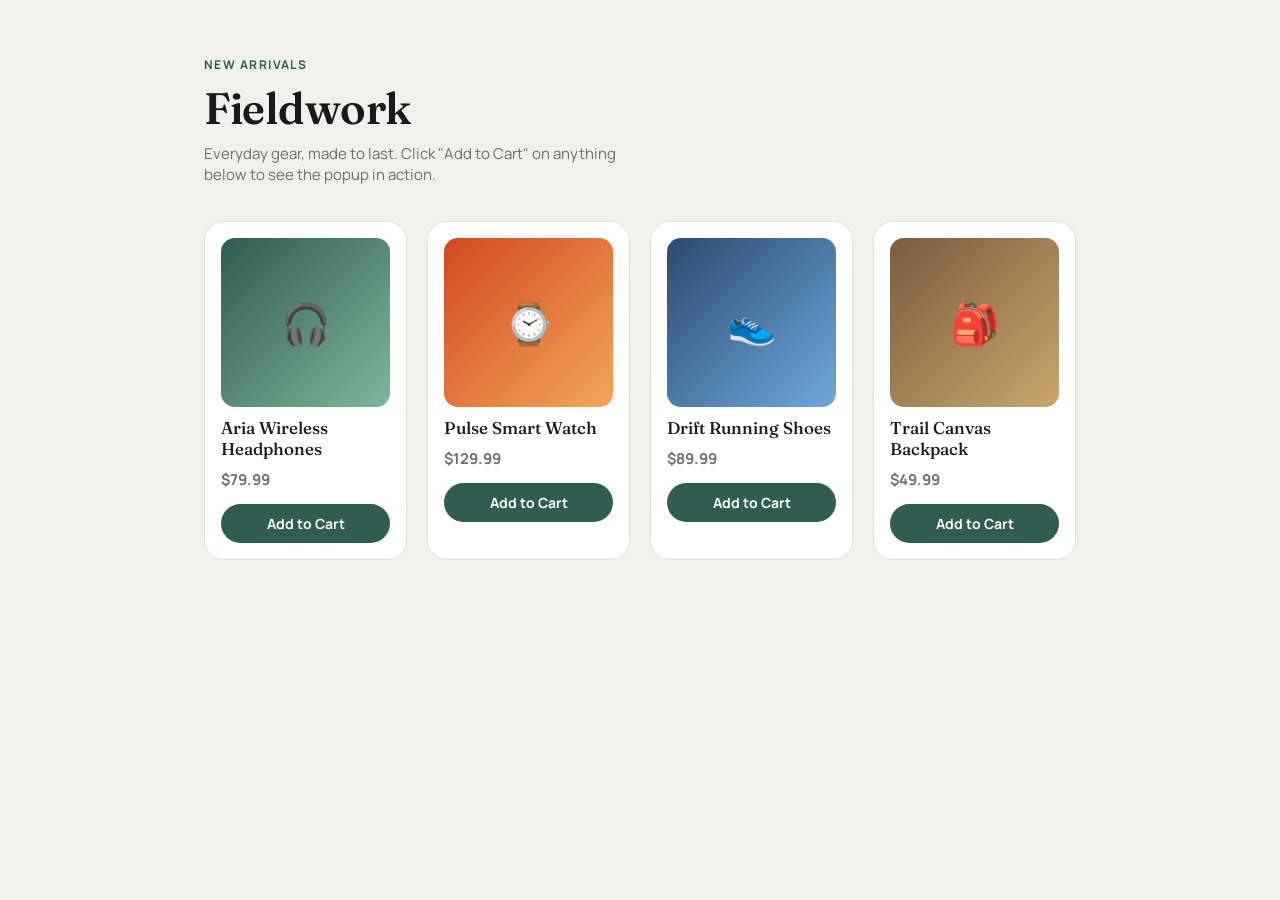
<file: add-to-cart-popup.html>
<!DOCTYPE html>
<html lang="en">
<head>
<meta charset="UTF-8">
<meta name="viewport" content="width=device-width, initial-scale=1.0">
<title>Fieldwork — Add to Cart Demo</title>
<link rel="preconnect" href="https://fonts.googleapis.com">
<link rel="preconnect" href="https://fonts.gstatic.com" crossorigin>
<link href="https://fonts.googleapis.com/css2?family=Fraunces:opsz,wght@9..144,500;9..144,600&family=Manrope:wght@500;700;800&display=swap" rel="stylesheet">
<style>
  :root {
    --ink: #171A1C;
    --muted: #6B7069;
    --paper: #EFF1EA;
    --surface: #FFFFFF;
    --border: #E1E4DA;
    --brand: #2F5D50;
    --brand-dark: #22453B;
    --cta: #D2491F;
    --cta-dark: #AE3B18;
    --radius-lg: 20px;
    --radius-md: 14px;
    --radius-pill: 999px;
  }

  * { box-sizing: border-box; }

  body {
    margin: 0;
    background: var(--paper);
    color: var(--ink);
    font-family: 'Manrope', sans-serif;
    -webkit-font-smoothing: antialiased;
  }

  body.no-scroll { overflow: hidden; }

  .shop {
    max-width: 920px;
    margin: 0 auto;
    padding: 56px 24px 80px;
  }

  .eyebrow {
    text-transform: uppercase;
    letter-spacing: 0.12em;
    font-size: 12px;
    font-weight: 700;
    color: var(--brand);
    margin: 0 0 8px;
  }

  h1 {
    font-family: 'Fraunces', serif;
    font-size: clamp(32px, 5vw, 44px);
    font-weight: 600;
    margin: 0 0 8px;
    letter-spacing: -0.01em;
  }

  .subhead {
    color: var(--muted);
    font-size: 15px;
    margin: 0 0 36px;
    max-width: 46ch;
  }

  .product-grid {
    display: grid;
    grid-template-columns: repeat(auto-fill, minmax(200px, 1fr));
    gap: 20px;
  }

  .product-card {
    background: var(--surface);
    border: 1px solid var(--border);
    border-radius: var(--radius-lg);
    padding: 16px;
    display: flex;
    flex-direction: column;
    gap: 10px;
  }

  .product-image {
    aspect-ratio: 1;
    border-radius: var(--radius-md);
    display: flex;
    align-items: center;
    justify-content: center;
    font-size: 40px;
  }

  .product-card h3 {
    font-family: 'Fraunces', serif;
    font-size: 17px;
    font-weight: 500;
    margin: 0;
  }

  .price {
    font-weight: 700;
    font-size: 15px;
    margin: 0;
    color: var(--muted);
  }

  .add-to-cart-btn {
    margin-top: 4px;
    background: var(--brand);
    color: white;
    border: none;
    border-radius: var(--radius-pill);
    padding: 10px 16px;
    font-family: 'Manrope', sans-serif;
    font-weight: 700;
    font-size: 14px;
    cursor: pointer;
    transition: background 0.15s ease, transform 0.1s ease;
  }
  .add-to-cart-btn:hover { background: var(--brand-dark); }
  .add-to-cart-btn:active { transform: scale(0.97); }

  /* Overlay + popup */
  .overlay {
    position: fixed;
    inset: 0;
    background: rgba(23, 26, 28, 0.5);
    backdrop-filter: blur(4px);
    display: flex;
    align-items: center;
    justify-content: center;
    padding: 20px;
    opacity: 0;
    visibility: hidden;
    transition: opacity 0.2s ease, visibility 0.2s ease;
    z-index: 100;
  }
  .overlay.is-open {
    opacity: 1;
    visibility: visible;
  }

  .modal {
    background: var(--surface);
    border-radius: var(--radius-lg);
    width: 100%;
    max-width: 420px;
    padding: 28px;
    position: relative;
    transform: scale(0.94) translateY(8px);
    transition: transform 0.25s cubic-bezier(0.16, 1, 0.3, 1);
  }
  .overlay.is-open .modal {
    transform: scale(1) translateY(0);
  }

  .close-btn {
    position: absolute;
    top: 16px;
    right: 16px;
    width: 32px;
    height: 32px;
    border-radius: 50%;
    border: 1px solid var(--border);
    background: var(--surface);
    color: var(--muted);
    font-size: 18px;
    line-height: 1;
    cursor: pointer;
    display: flex;
    align-items: center;
    justify-content: center;
  }
  .close-btn:hover { background: var(--paper); }

  .modal-product {
    display: flex;
    gap: 14px;
    align-items: center;
    margin-bottom: 20px;
    padding-right: 28px;
  }

  .modal-image {
    width: 64px;
    height: 64px;
    border-radius: var(--radius-md);
    display: flex;
    align-items: center;
    justify-content: center;
    font-size: 30px;
    flex-shrink: 0;
  }

  .modal-info h2 {
    font-family: 'Fraunces', serif;
    font-size: 19px;
    font-weight: 500;
    margin: 0 0 4px;
  }

  .modal-info p {
    margin: 0;
    color: var(--muted);
    font-size: 14px;
  }

  .divider {
    height: 1px;
    background: var(--border);
    margin: 18px 0;
  }

  .row {
    display: flex;
    align-items: center;
    justify-content: space-between;
  }

  .row-label {
    font-weight: 700;
    font-size: 14px;
  }

  .stepper {
    display: flex;
    align-items: center;
    gap: 2px;
    border: 1.5px solid var(--brand);
    border-radius: var(--radius-pill);
    padding: 4px;
  }

  .stepper button {
    width: 28px;
    height: 28px;
    border-radius: 50%;
    border: none;
    background: transparent;
    color: var(--brand);
    font-size: 16px;
    font-weight: 700;
    cursor: pointer;
    display: flex;
    align-items: center;
    justify-content: center;
    transition: background 0.15s ease;
  }
  .stepper button:hover:not(:disabled) { background: var(--paper); }
  .stepper button:disabled { opacity: 0.3; cursor: not-allowed; }

  .stepper span {
    min-width: 28px;
    text-align: center;
    font-weight: 700;
    font-size: 15px;
  }

  .total-value {
    font-family: 'Fraunces', serif;
    font-size: 22px;
    font-weight: 600;
  }

  .pay-now-btn {
    width: 100%;
    margin-top: 22px;
    background: var(--cta);
    color: white;
    border: none;
    border-radius: var(--radius-pill);
    padding: 15px;
    font-family: 'Manrope', sans-serif;
    font-weight: 800;
    font-size: 15px;
    cursor: pointer;
    transition: background 0.15s ease, transform 0.1s ease;
  }
  .pay-now-btn:hover { background: var(--cta-dark); }
  .pay-now-btn:active { transform: scale(0.98); }

  .continue-btn {
    width: 100%;
    margin-top: 10px;
    background: none;
    border: none;
    color: var(--muted);
    font-family: 'Manrope', sans-serif;
    font-size: 13px;
    font-weight: 700;
    cursor: pointer;
    padding: 8px;
  }
  .continue-btn:hover { color: var(--ink); }

  @media (prefers-reduced-motion: reduce) {
    .modal, .overlay { transition: none; }
  }
</style>
</head>
<body>

<main class="shop">
  <p class="eyebrow">New arrivals</p>
  <h1>Fieldwork</h1>
  <p class="subhead">Everyday gear, made to last. Click "Add to Cart" on anything below to see the popup in action.</p>
  <div class="product-grid" id="productGrid"><!-- rendered by JS --></div>
</main>

<!-- Popup: stays in the DOM at all times, CSS handles show/hide -->
<div class="overlay" id="overlay">
  <div class="modal" id="modal" role="dialog" aria-modal="true" aria-labelledby="modalName">
    <button class="close-btn" id="closeBtn" aria-label="Close">&times;</button>

    <div class="modal-product">
      <div class="modal-image" id="modalImage"></div>
      <div class="modal-info">
        <h2 id="modalName"></h2>
        <p id="modalUnitPrice"></p>
      </div>
    </div>

    <div class="divider"></div>

    <div class="row">
      <span class="row-label">Quantity</span>
      <div class="stepper">
        <button id="decreaseBtn" aria-label="Decrease quantity">−</button>
        <span id="qtyValue">1</span>
        <button id="increaseBtn" aria-label="Increase quantity">+</button>
      </div>
    </div>

    <div class="divider"></div>

    <div class="row">
      <span class="row-label">Total</span>
      <span class="total-value" id="totalPrice">$0.00</span>
    </div>

    <button class="pay-now-btn" id="payNowBtn">Pay Now</button>
    <button class="continue-btn" id="continueBtn">Continue Shopping</button>
  </div>
</div>

<script>
  // In a real app this array comes from your database/API.
  const PRODUCTS = [
    { id: "headphones", name: "Aria Wireless Headphones", price: 79.99, emoji: "🎧", gradient: "linear-gradient(135deg, #2F5D50, #7FB69A)" },
    { id: "watch",      name: "Pulse Smart Watch",         price: 129.99, emoji: "⌚", gradient: "linear-gradient(135deg, #D2491F, #F2A65A)" },
    { id: "shoes",      name: "Drift Running Shoes",       price: 89.99, emoji: "👟", gradient: "linear-gradient(135deg, #2B4B6F, #6FA8DC)" },
    { id: "backpack",   name: "Trail Canvas Backpack",     price: 49.99, emoji: "🎒", gradient: "linear-gradient(135deg, #7A5C3E, #C9A66B)" },
  ];

  const getProduct = (id) => PRODUCTS.find((p) => p.id === id);

  // ---- Render the product grid from data ----
  const grid = document.getElementById("productGrid");

  grid.innerHTML = PRODUCTS.map((p) => `
    <article class="product-card">
      <div class="product-image" style="background:${p.gradient}">${p.emoji}</div>
      <h3>${p.name}</h3>
      <p class="price">$${p.price.toFixed(2)}</p>
      <button class="add-to-cart-btn" data-product-id="${p.id}">Add to Cart</button>
    </article>
  `).join("");

  // ---- Popup elements ----
  const overlay = document.getElementById("overlay");
  const modalImage = document.getElementById("modalImage");
  const modalName = document.getElementById("modalName");
  const modalUnitPrice = document.getElementById("modalUnitPrice");
  const qtyValue = document.getElementById("qtyValue");
  const totalPrice = document.getElementById("totalPrice");
  const decreaseBtn = document.getElementById("decreaseBtn");
  const increaseBtn = document.getElementById("increaseBtn");
  const closeBtn = document.getElementById("closeBtn");
  const continueBtn = document.getElementById("continueBtn");
  const payNowBtn = document.getElementById("payNowBtn");

  const MAX_QTY = 10;
  const state = { productId: null, quantity: 1 };

  function render() {
    const product = getProduct(state.productId);
    if (!product) return;
    modalImage.style.background = product.gradient;
    modalImage.textContent = product.emoji;
    modalName.textContent = product.name;
    modalUnitPrice.textContent = `$${product.price.toFixed(2)} each`;
    qtyValue.textContent = state.quantity;
    totalPrice.textContent = `$${(product.price * state.quantity).toFixed(2)}`;
    decreaseBtn.disabled = state.quantity <= 1;
    increaseBtn.disabled = state.quantity >= MAX_QTY;
  }

  function openModal(productId) {
    state.productId = productId;
    state.quantity = 1;
    render();
    overlay.classList.add("is-open");
    document.body.classList.add("no-scroll");
    closeBtn.focus();
  }

  function closeModal() {
    overlay.classList.remove("is-open");
    document.body.classList.remove("no-scroll");
  }

  // Event delegation: ONE listener on the grid catches clicks from every
  // "Add to Cart" button, including ones rendered after the page loads.
  grid.addEventListener("click", (e) => {
    const btn = e.target.closest(".add-to-cart-btn");
    if (!btn) return;
    openModal(btn.dataset.productId);
  });

  decreaseBtn.addEventListener("click", () => {
    if (state.quantity > 1) {
      state.quantity--;
      render();
    }
  });

  increaseBtn.addEventListener("click", () => {
    if (state.quantity < MAX_QTY) {
      state.quantity++;
      render();
    }
  });

  closeBtn.addEventListener("click", closeModal);
  continueBtn.addEventListener("click", closeModal);

  // Click on the dark backdrop (not the modal itself) closes it
  overlay.addEventListener("click", (e) => {
    if (e.target === overlay) closeModal();
  });

  // Escape key closes it too
  document.addEventListener("keydown", (e) => {
    if (e.key === "Escape" && overlay.classList.contains("is-open")) closeModal();
  });

  payNowBtn.addEventListener("click", () => {
    const product = getProduct(state.productId);
    alert(
      `Charging $${(product.price * state.quantity).toFixed(2)} for ${state.quantity} × ${product.name}.\n\n` +
      `(This is where you'd call your payment provider — Paystack, Flutterwave, or Stripe.)`
    );
    closeModal();
  });
</script>

</body>
</html>
</file>
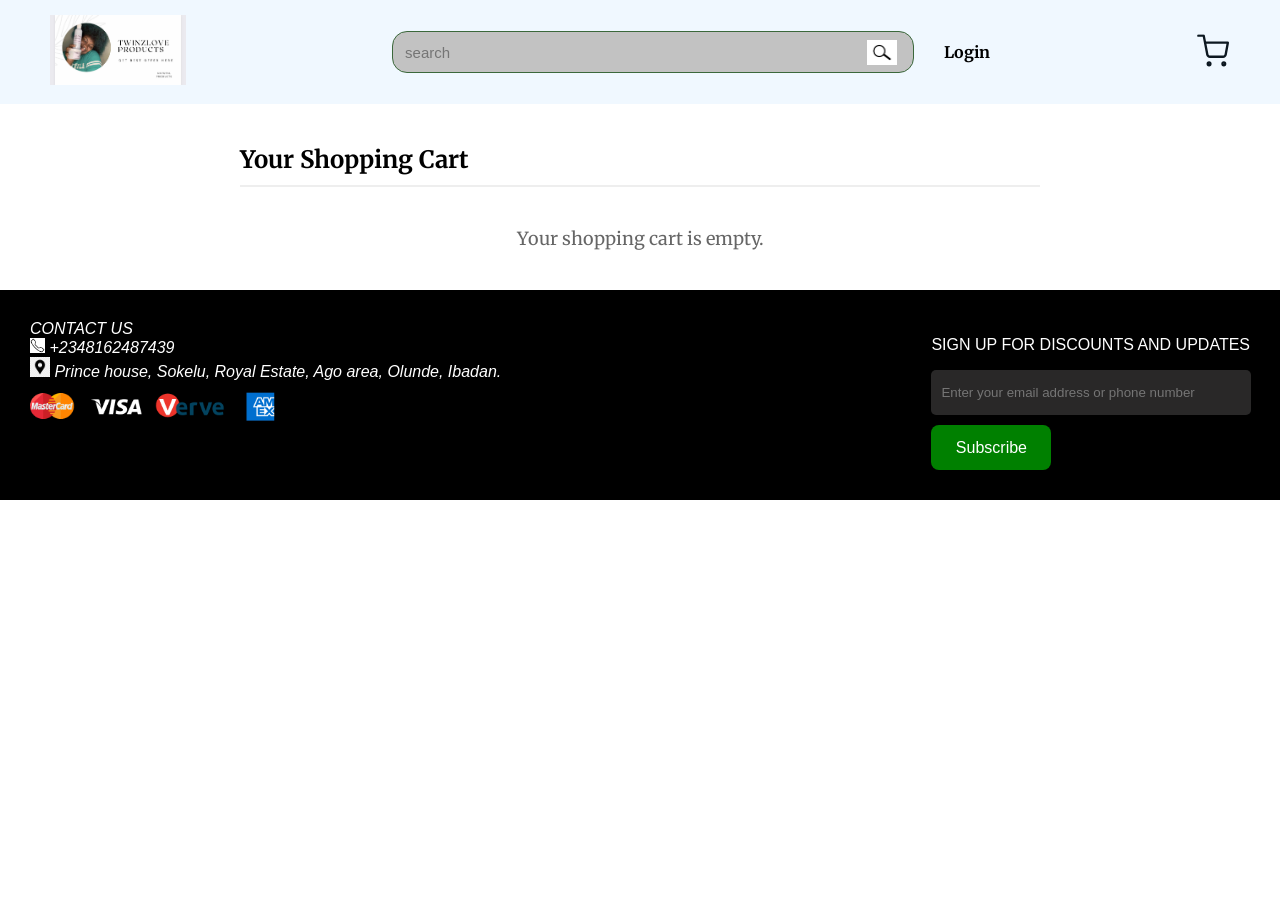
<file: cart.html>
<!DOCTYPE html>
<html lang="en">
<head>
    <meta charset="UTF-8">
    <meta http-equiv="X-UA-Compatible" content="IE=edge">
    <meta name="viewport" content="width=device-width, initial-scale=1.0">
    <meta name="author" content="Oyebade Ayomide">
    <link rel="preconnect" href="https://fonts.googleapis.com">
    <link rel="preconnect" href="https://fonts.gstatic.com" crossorigin>
    <link href="https://fonts.googleapis.com/css2?family=Merriweather:wght@400;700&display=swap" rel="stylesheet">
    <link rel="stylesheet" href="twinz.css">
    <script src="twinz.js" defer></script>
    <title>Your Cart - Twinzlove_products</title>
</head>
<body>
    <header>
         <a href="index.html"><img id="first-image" src="Images/twinzloveproducts.jpeg" alt="home"></a>
        
        <div id="former">        
            <form action="#" method="get" id="searchbar">
                <input type="search" name="search" id="search" placeholder="search">
                <button type="submit" id="butt">
                    <img id="mag" src="Images/magnifying-glass-icon-isolated-on-white-background-search-illustration-vector.jpg" alt="search">
                </button> 
            </form>
            <a id="login" href="login.html">Login</a>
        </div>

        <div class="header-right">
            <a href="cart.html" class="cart-link">
                <span class="cart-icon-wrap">
                    <img id="cart" src="Images/cart.svg" alt="Cart">
                    <span id="cart-badge" class="cart-badge">0</span>
                </span>
            </a>

            <button type="button" class="menu-toggle" id="menuToggle" aria-label="Toggle menu" aria-expanded="false">
                <span></span><span></span><span></span>
            </button>
        </div>
    </header>

    <main class="cart-main">
        <h2>Your Shopping Cart</h2>
        <div id="cart-items-container">
            <!-- Dynamic items will be injected here by JS -->
        </div>
        <div id="cart-summary">
            <!-- Order summary and checkout action button will be injected here -->
        </div>
    </main>

    <footer>
        <address>
            CONTACT US <br />
            <img id="fool" src="Images/download.png" alt=""> +2348162487439 <br />
            <img src="Images/pin-location-icon-vector-iconic-design-symbol-transparency-grid-94181514.jpg" alt="" height="20px"> Prince house, Sokelu, Royal Estate, Ago area, Olunde, Ibadan. <br />
            <img src="Images/accepted.png" alt="" height="50px">
        </address>
        <div id="sign">
            <p>SIGN UP FOR DISCOUNTS AND UPDATES</p>
            <form action="#" method="post">
                <input type="text" name="sub" id="sub" placeholder="Enter your email address or phone number"> <br />
                <input type="submit" name="sub" id="submit" value="Subscribe">
            </form>
        </div>
    </footer>
</body>
</html>
</file>
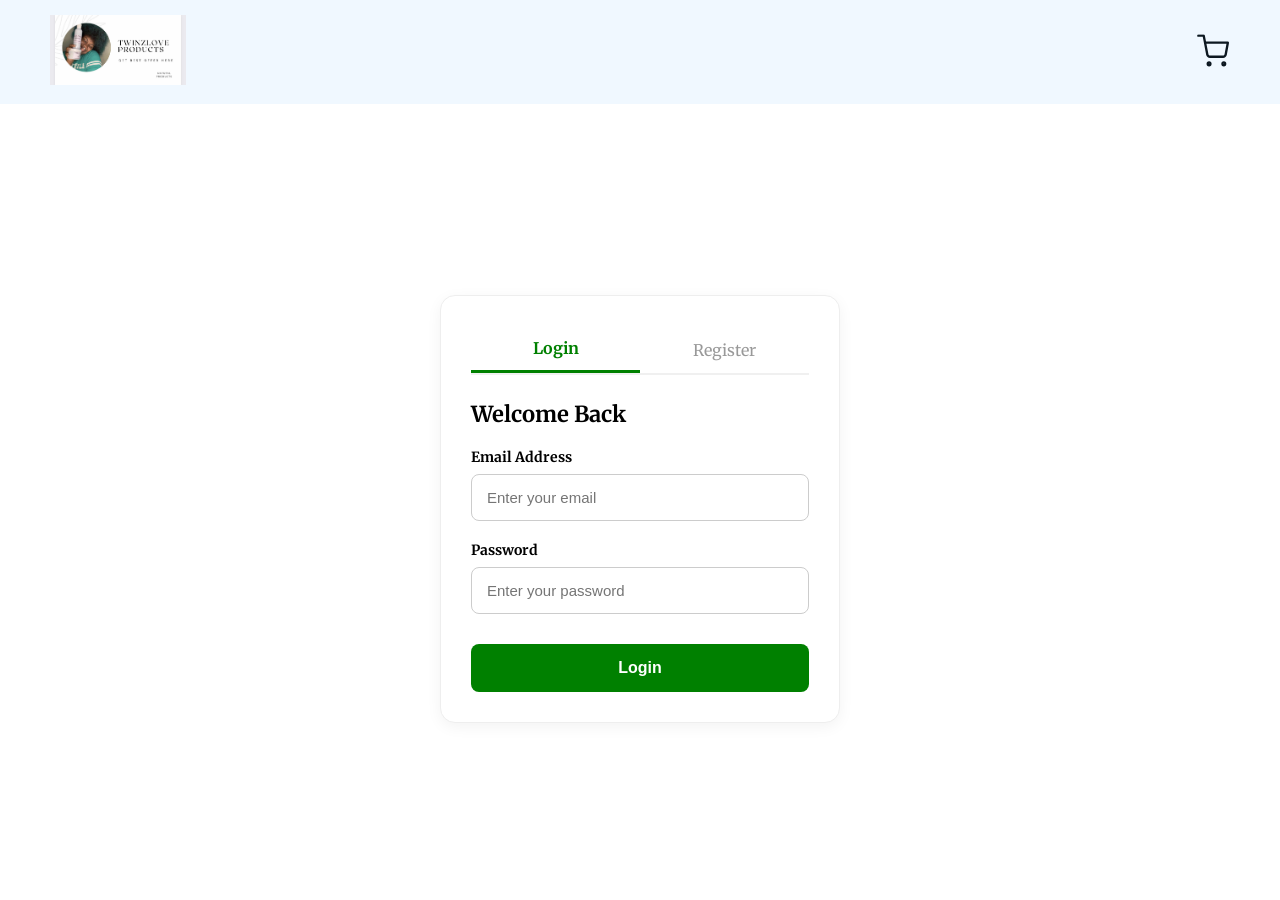
<file: login.html>
<!DOCTYPE html>
<html lang="en">
<head>
    <meta charset="UTF-8">
    <meta http-equiv="X-UA-Compatible" content="IE=edge">
    <meta name="viewport" content="width=device-width, initial-scale=1.0">
    <meta name="author" content="Oyebade Ayomide">
    <link rel="preconnect" href="https://fonts.googleapis.com">
    <link rel="preconnect" href="https://fonts.gstatic.com" crossorigin>
    <link href="https://fonts.googleapis.com/css2?family=Merriweather:wght@400;700&display=swap" rel="stylesheet">
    <link rel="stylesheet" href="twinz.css">
    <title>Account - Twinzlove_products</title>
</head>
<body>
    <header>
        <a href="index.html"><img id="first-image" src="Images/twinzloveproducts.jpeg" alt="home"></a>
        <div class="header-right">
            <a href="cart.html" class="cart-link">
                <span class="cart-icon-wrap">
                    <img id="cart" src="Images/cart.svg" alt="Cart">
                </span>
            </a>
        </div>
    </header>

    <main class="auth-main">
        <div class="auth-container">
            <div class="auth-tabs">
                <button type="button" class="tab-btn active" id="tabLogin">Login</button>
                <button type="button" class="tab-btn" id="tabRegister">Register</button>
            </div>

            <!-- Login Form -->
            <form id="loginForm" class="auth-form">
                <h2>Welcome Back</h2>
                <div class="form-group">
                    <label for="loginEmail">Email Address</label>
                    <input type="email" id="loginEmail" required placeholder="Enter your email">
                </div>
                <div class="form-group">
                    <label for="loginPassword">Password</label>
                    <input type="password" id="loginPassword" required placeholder="Enter your password">
                </div>
                <button type="submit" class="auth-submit-btn">Login</button>
            </form>

            <!-- Register Form -->
            <form id="registerForm" class="auth-form hidden">
                <h2>Create Account</h2>
                <div class="form-group">
                    <label for="regUsername">Full Name</label>
                    <input type="text" id="regUsername" required placeholder="Enter your name">
                </div>
                <div class="form-group">
                    <label for="regEmail">Email Address</label>
                    <input type="email" id="regEmail" required placeholder="Enter your email">
                </div>
                <div class="form-group">
                    <label for="regPassword">Password</label>
                    <input type="password" id="regPassword" required placeholder="Create a password">
                </div>
                <button type="submit" class="auth-submit-btn">Sign Up</button>
            </form>
        </div>
    </main>

    <script>
        // Inline router bridge connecting to twinz.js local storage logic
        const USERS_KEY = "twinz_users";
        const SESSION_KEY = "twinz_session";

        const tabLogin = document.getElementById('tabLogin');
        const tabRegister = document.getElementById('tabRegister');
        const loginForm = document.getElementById('loginForm');
        const registerForm = document.getElementById('registerForm');

        tabLogin.addEventListener('click', () => {
            tabLogin.classList.add('active');
            tabRegister.classList.remove('active');
            loginForm.classList.remove('hidden');
            registerForm.classList.add('hidden');
        });

        tabRegister.addEventListener('click', () => {
            tabRegister.classList.add('active');
            tabLogin.classList.remove('active');
            registerForm.classList.remove('hidden');
            loginForm.classList.add('hidden');
        });

        // Registration handler
        registerForm.addEventListener('submit', (e) => {
            e.preventDefault();
            const username = document.getElementById('regUsername').value;
            const email = document.getElementById('regEmail').value;
            const password = document.getElementById('regPassword').value;

            const users = JSON.parse(localStorage.getItem(USERS_KEY)) || [];
            if (users.find(u => u.email === email)) {
                alert('An account with this email already exists.');
                return;
            }

            users.push({ username, email, password });
            localStorage.setItem(USERS_KEY, JSON.stringify(users));
            localStorage.setItem(SESSION_KEY, JSON.stringify({ username, email }));
            
            alert('Registration successful!');
            window.location.href = 'index.html';
        });

        // Login handler
        loginForm.addEventListener('submit', (e) => {
            e.preventDefault();
            const email = document.getElementById('loginEmail').value;
            const password = document.getElementById('loginPassword').value;

            const users = JSON.parse(localStorage.getItem(USERS_KEY)) || [];
            const user = users.find(u => u.email === email && u.password === password);

            if (!user) {
                alert('Invalid email or password.');
                return;
            }

            localStorage.setItem(SESSION_KEY, JSON.stringify({ username: user.username, email: user.email }));
            window.location.href = 'index.html';
        });
    </script>
</body>
</html>
</file>
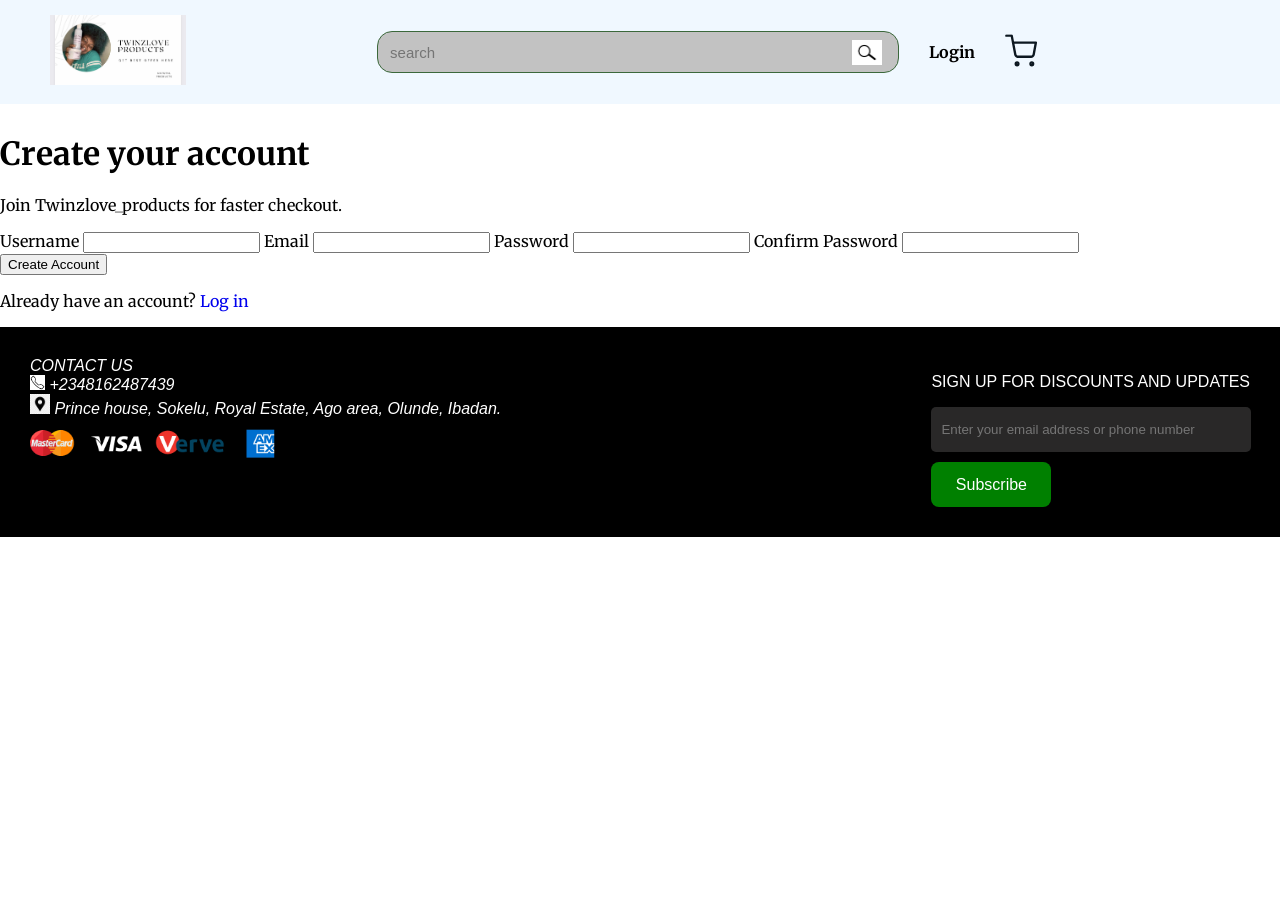
<file: signup.html>
<!DOCTYPE html>
<html lang="en">
<head>
    <meta charset="UTF-8">
    <meta http-equiv="X-UA-Compatible" content="IE=edge">
    <meta name="viewport" content="width=device-width, initial-scale=1.0">
    <meta http-equiv="author" content="Oyebade Ayomide">
    <link rel="preconnect" href="https://fonts.googleapis.com">
    <link rel="preconnect" href="https://fonts.gstatic.com" crossorigin>
    <link href="https://fonts.googleapis.com/css2?family=Merriweather:wght@400;700&display=swap" rel="stylesheet">
    <link rel="stylesheet" href="twinz.css">
    <script src="twinz.js" defer></script>
    <title>Create Account — Twinzlove_products</title>
</head>
<body>
    <header>
         <a href="twinz.html"><img id="first-image" src="Images/twinzloveproducts.jpeg" alt="home"></a>
        
        <div id="former">        
            <form action="http://www.examples.com/login.php" method="get" id="searchbar">
                <input type="search" name="search" id="search" placeholder="search">
                <button  id="butt">
                            <img id="mag" src="Images/magnifying-glass-icon-isolated-on-white-background-search-illustration-vector.jpg" alt="">
                        </button> 
                                  
            </form>
            <a id="login" href="login.html">Login</a>
            <a href="cart.html">
                <span class="cart-icon-wrap">
                    <img id="cart" src="Images/cart.svg" alt="Cart">
                    <span id="cart-badge" class="cart-badge">0</span>
                </span>
            </a>
        </div>
    </header>

    <main class="auth-page">
        <h1>Create your account</h1>
        <p>Join Twinzlove_products for faster checkout.</p>

        <form class="auth-form" id="signupForm">
            <label for="signupUsername">Username</label>
            <input type="text" id="signupUsername" name="signupUsername" required autocomplete="username">

            <label for="signupEmail">Email</label>
            <input type="email" id="signupEmail" name="signupEmail" required autocomplete="email">

            <label for="signupPassword">Password</label>
            <input type="password" id="signupPassword" name="signupPassword" required autocomplete="new-password">

            <label for="signupConfirmPassword">Confirm Password</label>
            <input type="password" id="signupConfirmPassword" name="signupConfirmPassword" required autocomplete="new-password">

            <div class="auth-error" id="signupError"></div>

            <button type="submit" class="auth-submit">Create Account</button>
        </form>

        <p class="auth-switch">Already have an account? <a href="login.html">Log in</a></p>
    </main>

    <footer>
        <address>
            CONTACT US <br />
            <img id="fool" src="Images/download.png" alt=""> +2348162487439 <br />
            <img src="Images/pin-location-icon-vector-iconic-design-symbol-transparency-grid-94181514.jpg" alt="" height="20px"> Prince house, Sokelu, Royal Estate, Ago area, Olunde, Ibadan. <br />
            <img src="Images/accepted.png" alt="" height="50px">
        </address>
        <div id="sign">
            <p>SIGN UP FOR DISCOUNTS AND UPDATES</p>
            <form action="http://www.examples.com/login.php" method="post">
                <input type="text" name="sub" id="sub" placeholder="Enter your email address or phone number"> <br />
                <input type="submit" name="sub" id="submit" value="Subscribe">
            </form>
        </div>
    </footer>
</body>
</html>
</file>
<file: twinz.css>
body {
    margin: 0;
    padding: 0;
    font-family: 'Merriweather', serif;
}

header {  
    padding: 15px 50px;
    display: flex;
    align-items: center;
    justify-content: space-between;
    position: sticky;
    top: 0;
    background-color: aliceblue;
    margin-bottom: 30px;
    z-index: 900;
}

#first-image {
    height: 70px;
}

#former {
    display: flex;
    align-items: center;
    flex-grow: 1;
    justify-content: center;
    gap: 30px;
}

#searchbar {
    border: 1px solid rgb(59, 104, 59);
    width: 100%;
    max-width: 500px;
    background-color: rgb(194, 194, 194);
    border-radius: 15px;
    display: flex;
    align-items: center;
    padding: 2px 10px;
}

#search {
    flex-grow: 1;
    border: none;
    background-color: transparent;
    height: 36px;
    outline: none;
    font-size: 15px;
}

#butt {
    background: transparent;
    border: none;
    display: flex;
    align-items: center;
    justify-content: center;
}

#mag {
    height: 25px;
    cursor: pointer;
}

#login {
    text-decoration: none;
    font-size: 16px;
    color: black;
    font-weight: bold;
}

.header-right {
    display: flex;
    align-items: center;
    gap: 20px;
}

#cart {
    height: 35px;
}

#welcome {
    margin-top: 20px;
    text-align: center;
    font-size: 50px;
    background-color: rgb(199, 199, 199);
    padding: 60px 20px;
    color: white;
}

#second {
    font-size: 25px;
}

menu {
    margin: 20px 0;
    background-color: rgb(248, 245, 240);
    padding: 15px 30px;
    border: none;    
}

#all {
    font-size: 16px;
    color: blue;
    font-weight: bold;
}

/* Responsive Grid for Products */
.products-container {
    display: flex;
    flex-wrap: wrap;
    justify-content: center;
    gap: 25px;
    padding: 0 20px 40px;
    max-width: 1200px;
    margin: 0 auto;
}

figure {
    width: calc(25% - 25px);
    min-width: 220px;
    margin: 0;
    padding: 15px;
    border-radius: 20px;
    cursor: pointer;
    box-sizing: border-box;
    text-align: center;
    transition: background-color 0.3s;
}

figure:hover {
    background-color: rgb(240, 240, 240);
}

.pimages {
    width: 100%;
    height: 200px;
    object-fit: cover;
    border-radius: 10px;
}

figcaption {
    margin-top: 10px;
    line-height: 1.5;
}

.product-title {
    font-size: 16px;
}

.prod {
    margin-top: 15px;
}

.prod button {
    border: 1px solid green;
    color: green;
    font-size: 16px;
    height: 40px;
    width: 100%;
    max-width: 180px;
    border-radius: 10px;
    font-family: 'Merriweather', serif;
    cursor: pointer;
    background-color: rgb(227, 233, 231);
    transition: all ease 0.3s;
}

.prod button:hover {
    background-color: green;
    color: white;
}

a {
    text-decoration: none;
}

nav {
    text-align: center;
    padding-bottom: 40px;
}

nav button {
    background: none;
    border: none;
}

.integers {
    padding: 10px 15px;
    font-size: 18px;
    color: black;
    transition: background-color 0.3s;
}

.integers:hover {
    background-color: rgb(210, 220, 210);
    border-radius: 20px;
}

footer {
    background-color: black;
    color: white;
    font-family: 'Arial Narrow', Arial, sans-serif;
    padding: 30px;
    display: flex;
    flex-wrap: wrap;
    justify-content: space-between;
    gap: 30px;
}

#fool {
    background-color: white;
    height: 15px;
}

#sub {
    width: 100%;
    max-width: 300px;
    height: 45px;
    background-color: rgb(41, 40, 40);
    color: white;
    padding: 0 10px;
    border: none;
    border-radius: 5px;
}

#submit {
    cursor: pointer;
    background-color: green;
    height: 45px;
    width: 120px;
    margin-top: 10px;
    border-radius: 8px;
    color: white;
    font-size: 16px;
    border: none;
}

/* ===== CART BADGE ===== */
.cart-icon-wrap {
    position: relative;
    display: inline-block;
}
.cart-badge {
    position: absolute;
    top: -5px;
    right: -10px;
    background-color: red;
    color: white;
    font-size: 12px;
    font-weight: bold;
    min-width: 20px;
    height: 20px;
    border-radius: 50%;
    display: flex;
    align-items: center;
    justify-content: center;
    padding: 0 4px;
    display: none;
}
.cart-badge.show {
    display: flex;
}

.menu-toggle {
    display: none;
}

/* ===== ADD TO CART POPUP ===== */
.cart-overlay {
    position: fixed;
    inset: 0;
    background-color: rgba(0, 0, 0, 0.6);
    display: flex;
    align-items: center;
    justify-content: center;
    padding: 20px;
    opacity: 0;
    visibility: hidden;
    transition: opacity 0.2s ease, visibility 0.2s ease;
    z-index: 1000;
}
.cart-overlay.open {
    opacity: 1;
    visibility: visible;
}
.cart-popup {
    background-color: white;
    border-radius: 15px;
    width: 100%;
    max-width: 380px;
    padding: 25px;
    position: relative;
    box-sizing: border-box;
    transform: scale(0.95);
    transition: transform 0.2s ease;
}
.cart-overlay.open .cart-popup {
    transform: scale(1);
}
.popup-close {
    position: absolute;
    top: 15px;
    right: 15px;
    width: 30px;
    height: 30px;
    border-radius: 50%;
    border: 1px solid #ccc;
    background-color: white;
    font-size: 18px;
    cursor: pointer;
}
.popup-product {
    display: flex;
    gap: 15px;
    align-items: center;
    margin-bottom: 15px;
}
.popup-product img {
    width: 70px;
    height: 70px;
    object-fit: cover;
    border-radius: 10px;
}
.popup-qty-row, .popup-total-row {
    display: flex;
    align-items: center;
    justify-content: space-between;
    padding: 12px 0;
    border-top: 1px solid #eee;
}
.qty-stepper {
    display: flex;
    align-items: center;
    gap: 10px;
    border: 1px solid green;
    border-radius: 20px;
    padding: 4px 8px;
}
.qty-stepper button {
    background: none;
    border: none;
    color: green;
    font-size: 18px;
    cursor: pointer;
}
.popup-total-row span:last-child {
    font-size: 18px;
    font-weight: bold;
}
.popup-actions {
    display: flex;
    flex-direction: column;
    gap: 10px;
    margin-top: 15px;
}
.popup-add-btn, .popup-pay-btn {
    height: 45px;
    border-radius: 10px;
    font-size: 16px;
    cursor: pointer;
    border: none;
}
.popup-add-btn {
    background-color: rgb(227, 233, 231);
    color: green;
    border: 1px solid green;
}
.popup-pay-btn {
    background-color: green;
    color: white;
}

/* ===== RESPONSIVE STYLES (S22 Ultra & Mobile) ===== */
@media (max-width: 900px) {
    header {
        padding: 15px 20px;
    }
    #former {
        display: none; 
    }
    #former.menu-open {
        display: flex;
        flex-direction: column;
        position: absolute;
        top: 100%;
        left: 0;
        right: 0;
        background-color: aliceblue;
        padding: 20px;
        box-shadow: 0 10px 15px rgba(0,0,0,0.1);
        z-index: 99;
    }
    .menu-toggle {
        display: flex;
        flex-direction: column;
        justify-content: space-around;
        width: 30px;
        height: 25px;
        background: transparent;
        border: none;
        cursor: pointer;
        padding: 0;
    }
    .menu-toggle span {
        width: 100%;
        height: 3px;
        background-color: black;
        transition: all 0.3s;
    }
    .menu-toggle[aria-expanded="true"] span:nth-child(1) {
        transform: translateY(11px) rotate(45deg);
    }
    .menu-toggle[aria-expanded="true"] span:nth-child(2) {
        opacity: 0;
    }
    .menu-toggle[aria-expanded="true"] span:nth-child(3) {
        transform: translateY(-11px) rotate(-45deg);
    }
    
    figure {
        width: calc(50% - 20px); 
    }
}

@media (max-width: 600px) {
    #welcome {
        font-size: 35px;
        padding: 40px 15px;
    }
    #second {
        font-size: 18px;
    }
    
    /* Perfect size for standard phones & S22 Ultra viewport width */
    figure {
        width: calc(50% - 15px);
        min-width: 150px;
        padding: 10px;
    }
    .pimages {
        height: 150px;
    }
    footer {
        flex-direction: column;
        align-items: center;
        text-align: center;
    }
}
/* ===== CART PAGE STYLES ===== */
.cart-main {
    max-width: 800px;
    margin: 40px auto;
    padding: 0 20px;
}
.cart-main h2 {
    border-bottom: 2px solid #eee;
    padding-bottom: 10px;
    margin-bottom: 30px;
}
.empty-message {
    text-align: center;
    font-size: 18px;
    color: #666;
    margin: 40px 0;
}
.cart-page-item {
    display: flex;
    align-items: center;
    justify-content: space-between;
    gap: 20px;
    padding: 20px 0;
    border-bottom: 1px solid #eee;
}
.cart-page-item img {
    width: 80px;
    height: 80px;
    object-fit: cover;
    border-radius: 10px;
}
.cart-item-details {
    flex-grow: 1;
}
.cart-item-details h3 {
    margin: 0 0 5px 0;
    font-size: 18px;
}
.unit-price {
    margin: 0;
    color: #666;
    font-size: 14px;
}
.cart-item-subtotal {
    font-weight: bold;
    font-size: 18px;
    min-width: 100px;
    text-align: right;
}
.remove-item-btn {
    background: none;
    border: none;
    font-size: 24px;
    color: #999;
    cursor: pointer;
    transition: color 0.2s;
}
.remove-item-btn:hover {
    color: red;
}
.cart-summary {
    margin-top: 30px;
    display: flex;
    justify-content: flex-end;
}
.summary-card {
    background-color: #f9f9f9;
    border-radius: 12px;
    padding: 20px;
    width: 100%;
    max-width: 350px;
    border: 1px solid #eee;
}
.summary-card h3 {
    margin-top: 0;
    border-bottom: 1px solid #ddd;
    padding-bottom: 10px;
}
.summary-row {
    display: flex;
    justify-content: space-between;
    margin: 12px 0;
}
.summary-row.total {
    font-weight: bold;
    font-size: 18px;
    border-top: 1px solid #ddd;
    padding-top: 12px;
}
.checkout-btn {
    width: 100%;
    height: 45px;
    background-color: green;
    color: white;
    border: none;
    border-radius: 8px;
    font-size: 16px;
    font-weight: bold;
    cursor: pointer;
    margin-top: 15px;
    transition: background-color 0.2s;
}
.checkout-btn:hover {
    background-color: darkgreen;
}

/* Mobile responsive cart views (S22 Ultra optimization) */
@media (max-width: 600px) {
    .cart-page-item {
        flex-wrap: wrap;
        position: relative;
        align-items: flex-start;
        gap: 15px;
    }
    .cart-page-item img {
        width: 60px;
        height: 60px;
    }
    .cart-item-subtotal {
        width: 100%;
        text-align: left;
        margin-top: 10px;
    }
    .remove-item-btn {
        position: absolute;
        top: 15px;
        right: 0;
    }
    .cart-summary {
        justify-content: center;
    }
    .summary-card {
        max-width: 100%;
    }
}
/* ===== LOGIN & SIGNUP STYLES ===== */
.auth-main {
    display: flex;
    justify-content: center;
    align-items: center;
    min-height: calc(100vh - 150px);
    padding: 20px;
    box-sizing: border-box;
}
.auth-container {
    background-color: #fff;
    border: 1px solid #eee;
    border-radius: 15px;
    width: 100%;
    max-width: 400px;
    padding: 30px;
    box-shadow: 0 4px 15px rgba(0,0,0,0.05);
    box-sizing: border-box;
}
.auth-tabs {
    display: flex;
    margin-bottom: 25px;
    border-bottom: 2px solid #f0f0f0;
}
.tab-btn {
    flex: 1;
    background: none;
    border: none;
    padding: 12px;
    font-size: 16px;
    font-family: 'Merriweather', serif;
    cursor: pointer;
    color: #999;
    transition: color 0.2s, border-color 0.2s;
}
.tab-btn.active {
    color: green;
    border-bottom: 3px solid green;
    font-weight: bold;
}
.auth-form h2 {
    margin-top: 0;
    margin-bottom: 20px;
    font-size: 22px;
}
.form-group {
    margin-bottom: 20px;
    display: flex;
    flex-direction: column;
}
.form-group label {
    margin-bottom: 8px;
    font-size: 14px;
    font-weight: bold;
}
.form-group input {
    height: 45px;
    padding: 0 15px;
    border: 1px solid #ccc;
    border-radius: 8px;
    font-size: 15px;
    outline: none;
    transition: border-color 0.2s;
}
.form-group input:focus {
    border-color: green;
}
.auth-submit-btn {
    width: 100%;
    height: 48px;
    background-color: green;
    color: white;
    border: none;
    border-radius: 8px;
    font-size: 16px;
    font-weight: bold;
    cursor: pointer;
    margin-top: 10px;
    transition: background-color 0.2s;
}
.auth-submit-btn:hover {
    background-color: darkgreen;
}
.hidden {
    display: none;
}
</file>
